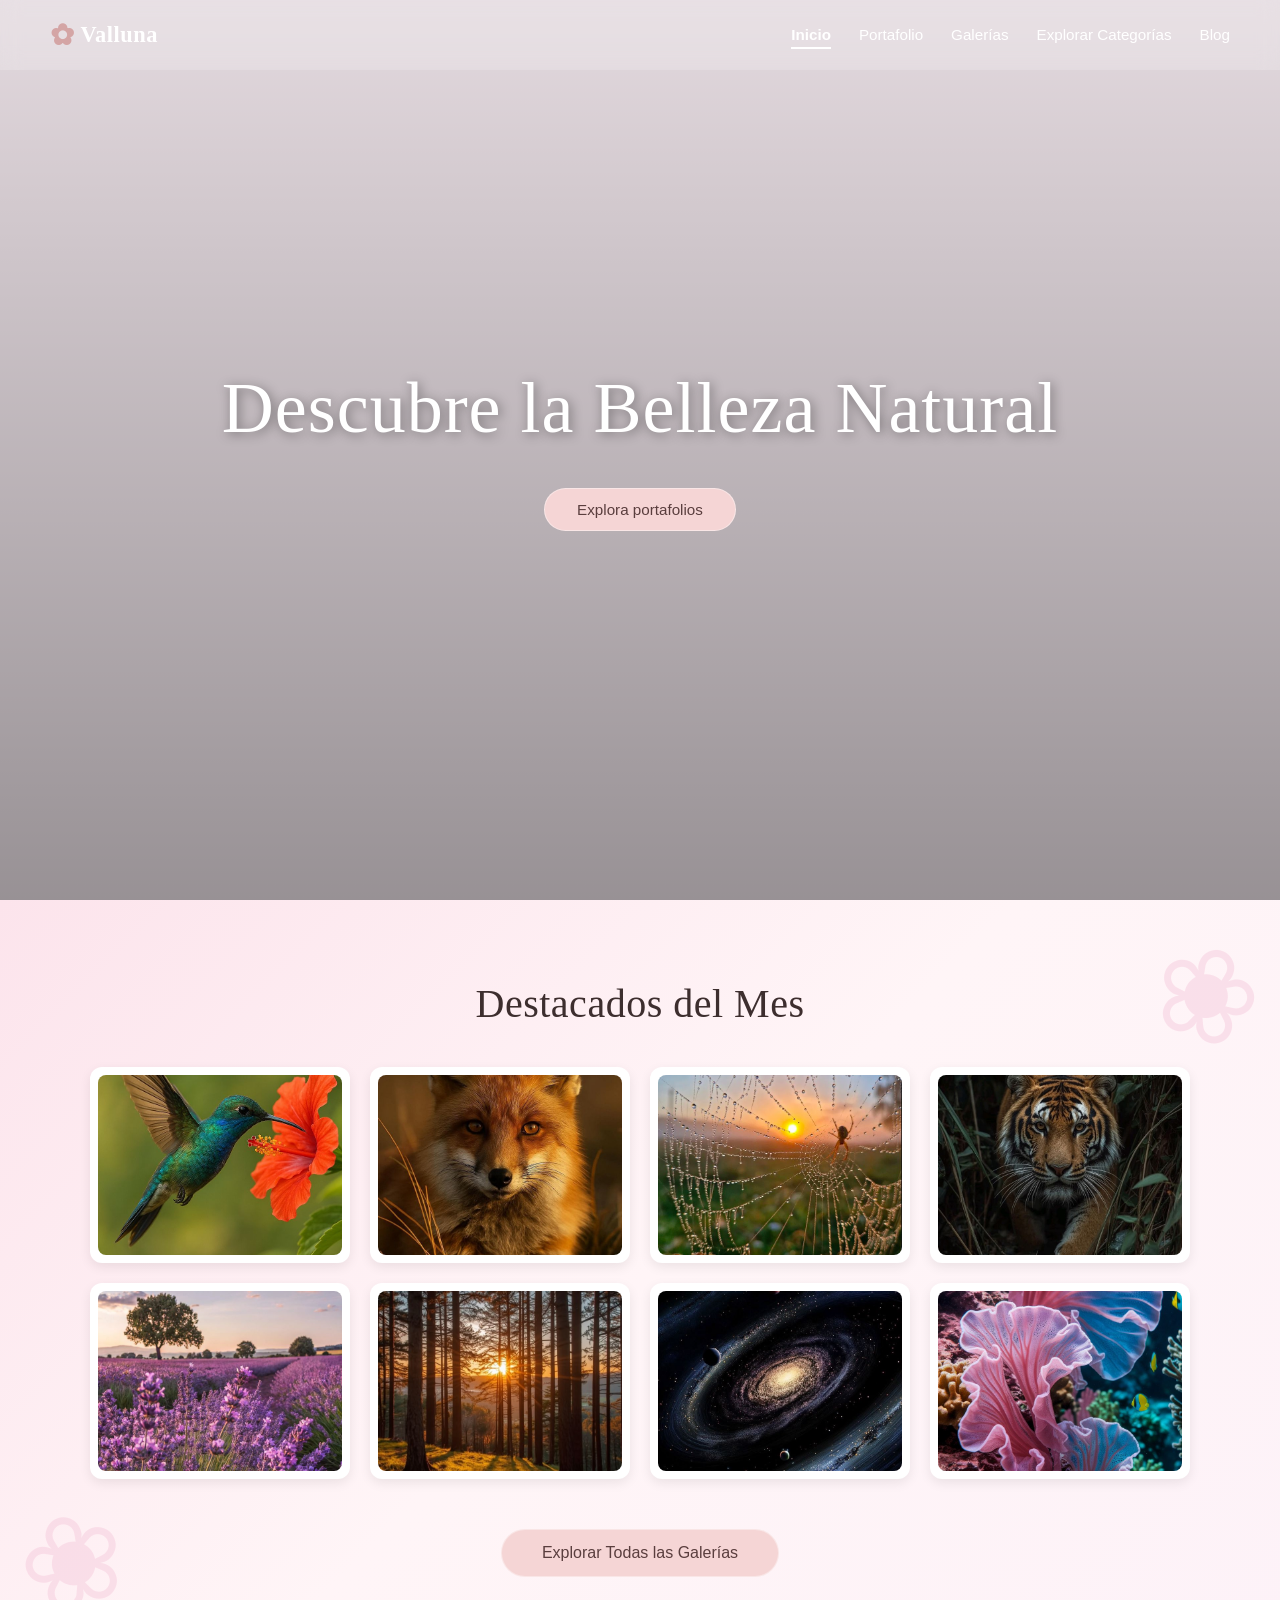
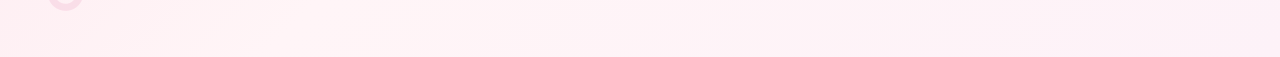
<file: index.html>
<!DOCTYPE html>
<html lang="es">
  <head>
    <meta charset="UTF-8" />
    <meta name="viewport" content="width=device-width, initial-scale=1.0" />
    <title>Valluna</title>
    
    <link rel="stylesheet" href="./css/index.css" />
  </head>
  <body>
    <nav class="navbar">
      <a class="nav__logo" href="#">
        <span class="logo-icon">✿</span> Valluna
      </a>
      <ul class="nav__links">
        <li><a href="#" class="active">Inicio</a></li>
         <li><a href ="./portafolio.html">Portafolio</a></li>
        <li><a href="#destacados">Galerías</a></li>
         <li> <a href="./categorias.html">Explorar Categorías</a></li>
        <li> <a  href="#">Blog</a></li>
      </ul>
      <!-- 
      <div class="nav__user">
        <img src="./imagenes/avatar1.jpg" alt="Usuario" class="user-avatar" />
        <img src="./imagenes/avatar2.jpg" alt="Usuario" class="user-avatar" />
        <div class="user-avatar user-avatar--icon">👤</div>
      </div>
      -->
      <button class="nav__toggle" aria-label="Abrir menú">
        <img src="./imagenes/list.svg" alt="Menú" />
      </button>
    </nav>

    <header class="hero">
      <video class="hero__bg" autoplay loop muted playsinline>
        <source src="./imagenes/montaña_video.mp4" type="video/mp4" />
      </video>
      <div class="hero__overlay"></div>
      <div class="hero__content">
        <h1>Descubre la Belleza Natural</h1>
        <a href="./portafolio.html" class="btn-informacion">Explora portafolios</a>
      </div>
    </header>

    <section id="destacados" class="destacados">
       <div class="decoracion_dest izquierda">❀</div>
    <div class="decoracion_dest derecha">❀</div>
      <div class="destacados__inner">
        <h2>Destacados del Mes</h2>
        <div class="galeria-grid">
          <div class="galeria-item"> <img src="./imagenes/colibri.jpg" alt="Colibrí" /></div>
           <div  class="galeria-item"><img src="./imagenes/zorro.jpg" alt="Zorro" /></div>
           <div class="galeria-item"><img src="./imagenes/telaraña.jpg" alt="Telaraña" /></div>
          <div class="galeria-item"> <img src="./imagenes/tigre.jpg"   alt="Tigre" /></div>
          <div class="galeria-item"><img src="./imagenes/lavanda.jpg" alt="Lavanda" /></div>
           <div class="galeria-item">  <img src="./imagenes/bosque.jpg" alt="Bosque" /></div>
          <div class="galeria-item"><img src="./imagenes/galaxia.jpg" alt="Galaxia" /></div>
          <div class="galeria-item"><img  src="./imagenes/coral.jpg" alt="Coral" /></div>
        </div>
               <a href="./portafolio.html" class="btn-informacion btn--grande">Explorar Todas las Galerías</a>
      </div>
         </section>
  </body>
</html>
</file>
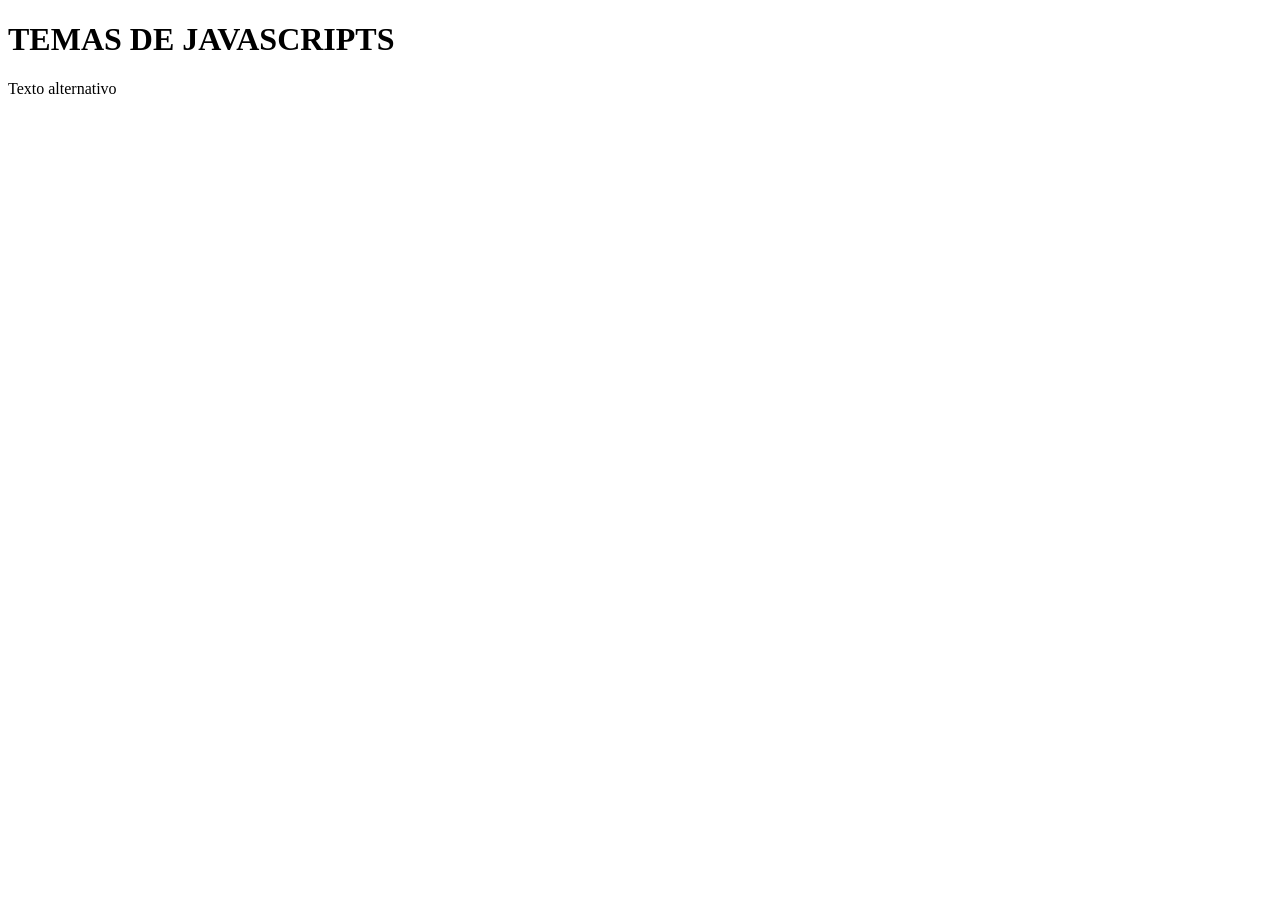
<file: dom_js.html>
<!DOCTYPE html>
<html lang="en">
<head>
    <meta charset="UTF-8">
    <meta name="viewport" content="width=device-width, initial-scale=1.0">
    <title>Document</title>
</head>
<body>
    <h1>TEMAS DE JAVASCRIPTS</h1>
    <P id="parrafo">Texto alternativo</P>
</body>

</html>
<script src="./js/scrpt.js"></script>
</file>
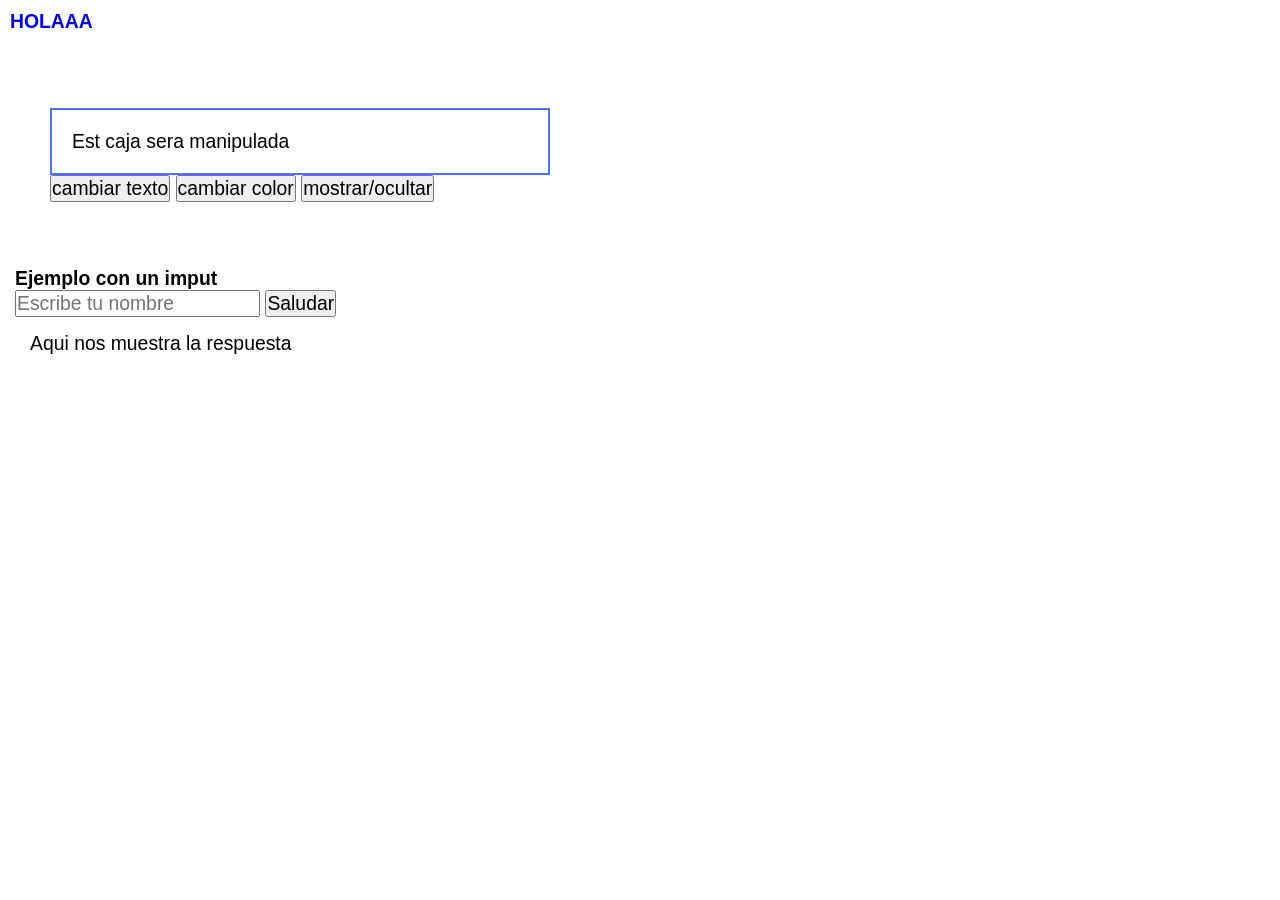
<file: ejecrcicios.html>
<!DOCTYPE html>
<html lang="en">
<head>
    <meta charset="UTF-8">
    <meta name="viewport" content="width=device-width, initial-scale=1.0">
    <title>Document</title>
    <link rel="stylesheet" href="./css/ejercicios.css">
</head>
<body>
    <h2 id="titulo">HOLAAA</h2>
    <p id="titulo2"></p>
    <div class="contenedor">
    <div class="caja" id="caja">
        Est caja sera manipulada
    </div>
    <button class="btnTexto" id="btnTexto"> cambiar texto</button>
    <button class="btnColor" id="btnColor">cambiar color</button>
    <button class="btnOcultar" id="btnOcultar">mostrar/ocultar</button>
    </div>
    <div class="contenedor2">
    <h3>Ejemplo con un imput</h3>
    <input type="text" id="nombre" placeholder="Escribe tu nombre">
    <button id="btn_saludar">Saludar</button>
    <div id="saludo" class="respuesta">Aqui nos muestra la respuesta</div>
    </div>
</body>

</html>
<script src="./js/ejemplos.js"></script>
</file>
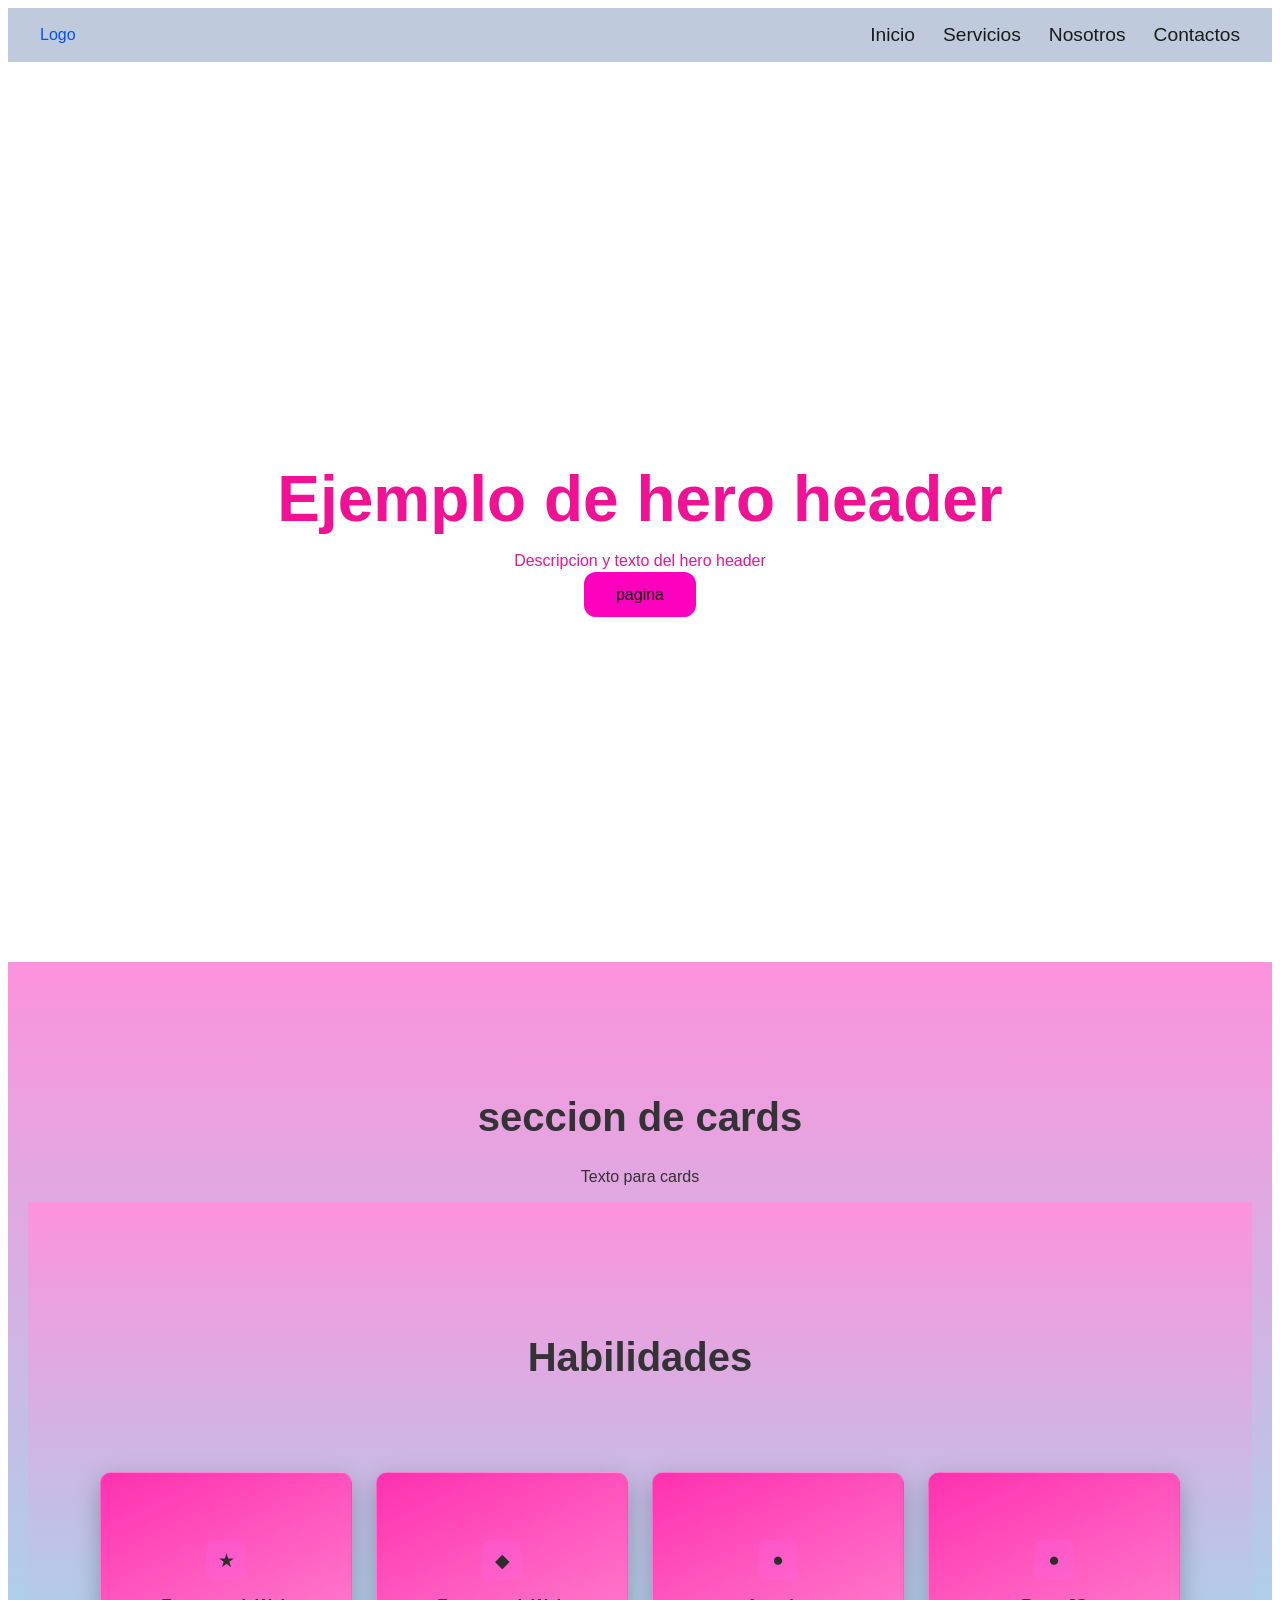
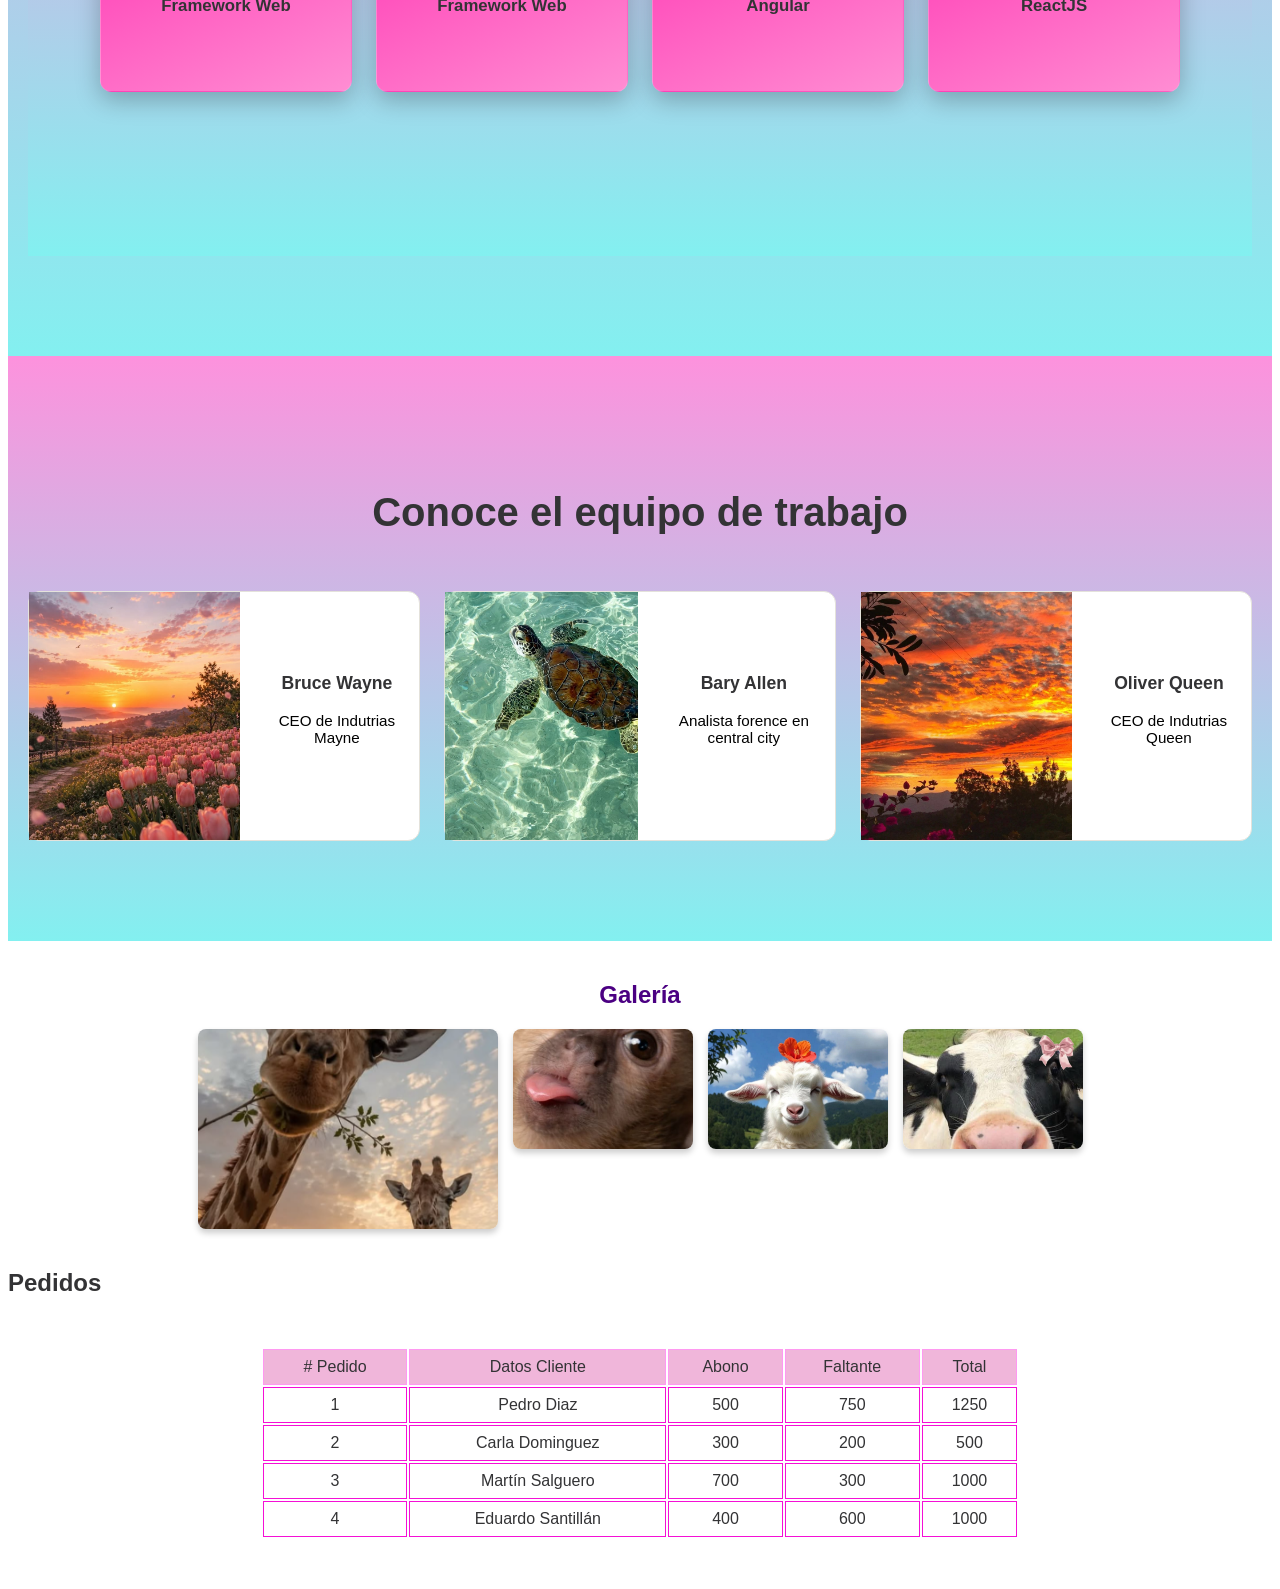
<file: heroheader.html>
<!doctype html>
<html lang="en">
  <head>
    <meta charset="UTF-8" />
    <meta name="viewport" content="width=, initial-scale=1.0" />
    <title>Document</title>
    <link rel="stylesheet" href="./css/heroheader.css">
  </head>

  <body>
    <nav class="navbar">
      <a class="nav__logo" href="" >Logo</a>
      <ul class="nav__links">
        <li><a href="#">Inicio</a></li>
        <li><a href="#">Servicios</a></li>
        <li><a href="#">Nosotros</a></li>
        <li><a href="#">Contactos</a></li>
      </ul>
      <button class="nav__toggle" aria-label="Abrir menu"><img src="/imagenes/list.svg" alt=""></button>
    </nav>
    <header class="hero">
     
      <video class="hero__bg" autoplay loop muted playisinline>
        <source src="./imagenes/video.mp4">
      </video>
      <div class="hero__overlay"></div>
      <div class="hero_content">
        <h1>Ejemplo de hero header</h1>
        <p>Descripcion y texto del hero header</p>
        <a href="https://www.trivago.com.mx" class="btn-informacion"> pagina</a>
        </div>
     </video>
    </header>
    <section class="contenido">
      <div class="contenido-inner">
        <h2>seccion de cards</h2>
        <p>Texto para cards</p>
      </div>
      

       </header>
  <section id="section1" class="contenido">
    <div class="contenido-inner">
      <h2>Habilidades</h2>

    </div>
    
                <section class="cards">
    
  <div class="card">
    <div class="card__inner">
      <div class="card__front">
        <div class="card__icon">★</div>
        <h3 class="card__title">Framework Web</h3>
      </div>
      <div class="card__back">
        <p class="card__text">Python Flask microframework para aplicaciones Web</p>
      </div>
    </div>
  </div>
  <div class="card">
    <div class="card__inner">
      <div class="card__front">
        <div class="card__icon">◆</div>
        <h3 class="card__title">Framework Web</h3>
      </div>
      <div class="card__back">
        <p class="card__text">Python Django Framework web de Desarrollo Agil</p>
      </div>
    </div>
  </div>
  <div class="card">
    <div class="card__inner">
      <div class="card__front">
        <div class="card__icon">●</div>
        <h3 class="card__title">Angular</h3>
      </div>
      <div class="card__back">
        <p class="card__text">Framework de JavaScript robusto</p>
      </div>
    </div>
  </div>
  <div class="card">
    <div class="card__inner">
      <div class="card__front">
        <div class="card__icon">●</div>
        <h3 class="card__title">ReactJS</h3>
      </div>
      <div class="card__back">
        <p class="card__text">Framework de JavaScript orientado a la UI</p>
      </div>
    </div>

    </div>
  </div>

</section>
    
    </section>
    </section>
      <section class="contenido">
    <div class="contenido-inner">
      <h2>Conoce el equipo de trabajo</h2>
    </div>
    <div class="equipo">
      <article class="miembro">
        <img src="./imagenes/paisaje1.jpg" alt="">
        <div class="datos">
          <h3>Bruce Wayne</h3>
          <p class="cargo">CEO de Indutrias Mayne</p>
        </div>
      </article>
      <article class="miembro">
        <img src="./imagenes/paisaje4.jpg" alt="">
        <div class="datos">
          <h3>Bary Allen</h3>
          <p class="cargo">Analista forence en central city</p>
        </div>
      </article>
      <article class="miembro">
        <img src="./imagenes/paisaje3.jpg" alt="">
        <div class="datos">
          <h3>Oliver Queen</h3>
          <p class="cargo">CEO de Indutrias Queen</p>
        </div>
      </article>
    </div>
  </section>
<section class="galeria">
  <h2>Galería</h2>
  <div class="contenedor-imagenes">
    <img src="./imagenes/jirafa.jpg" alt="jirafa" style="width: 300px; height: 200px;>
    <img src="./imagenes/kohala.jpg" alt="kohala">
    <img src="./imagenes/chango.jpg" alt="chango">
    <img src="./imagenes/borreguito.jpg" alt="borreguito">
    <img src="./imagenes/vaca.jpg" alt="vaca">
  </div>
</section>
<section class="tabla-pedidos">
  <h2 class="Pedidos"">Pedidos</h2>
  <table>
    <tr>
      <th># Pedido</th>
      
      <th colspan="2">Datos Cliente</th>
      <th>Abono</th>
       <th>Faltante</th>
      <th>Total</th>
    </tr>
    <tr>
      <td>1</td>
       <td colspan="2">Pedro Diaz</td>
      <td>500</td>
      <td>750</td>
       <td>1250</td>
    </tr>
  <tr>
    <td>2</td>
        <td colspan="2">Carla Dominguez</td>
    <td>300</td>
      <td>200</td>
      <td>500</td>
      
    </tr>
    <tr>
      <td>3</td>
        <td colspan="2">Martín Salguero</td>
        <td>700</td>
       <td>300</td>
      <td>1000</td>
    </tr>
    <tr>
      <td>4</td>
       <td colspan="2" >Eduardo Santillán</td>
    <td>400</td>
    <td>600</td>
      <td>1000</td>
    </tr>
  </table>
</section>

  </body>
</html>
</file>
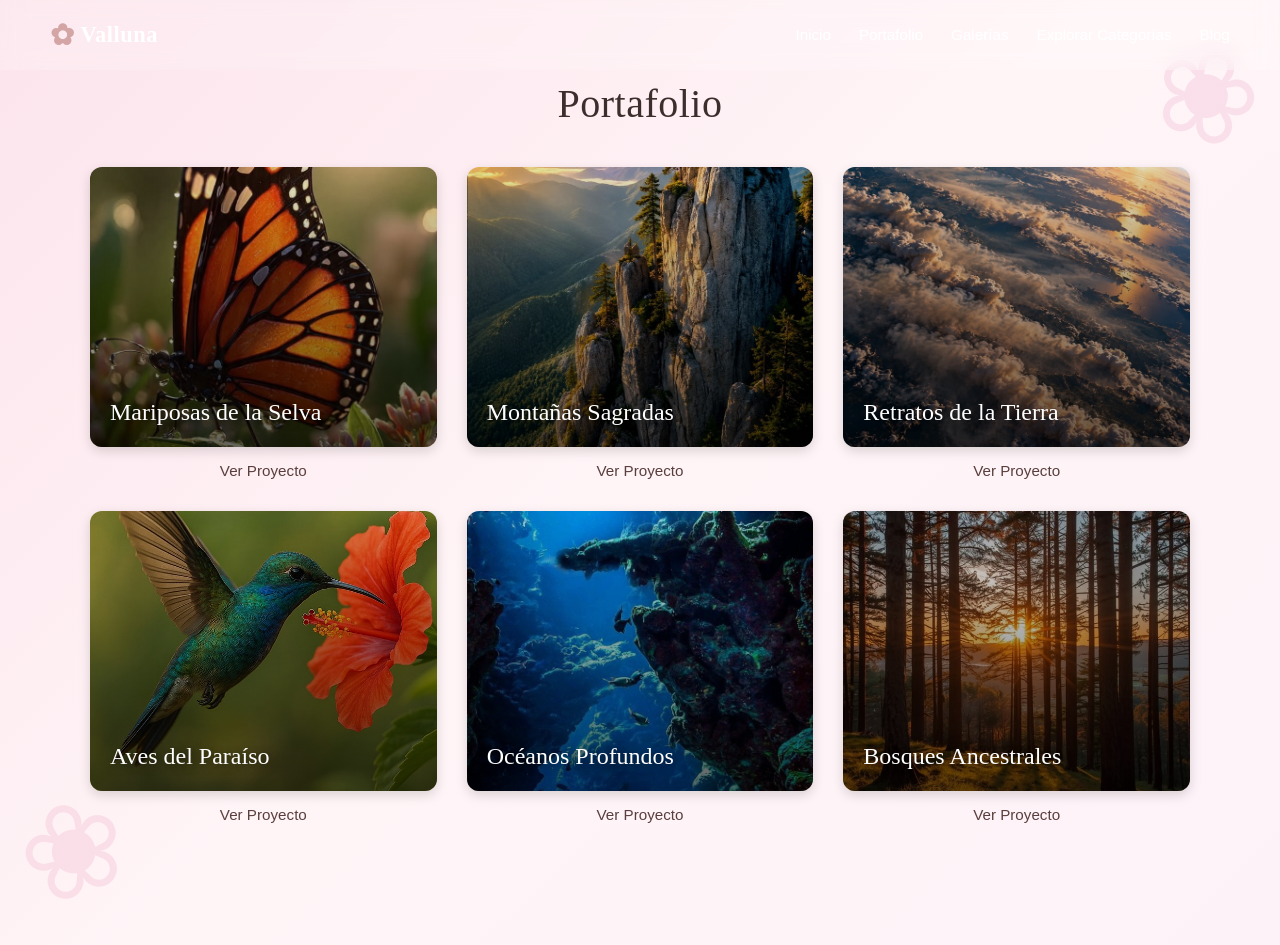
<file: portafolio.html>
<!DOCTYPE html>
<html lang="es">
  <head>
    <meta charset="UTF-8" />
    <meta name="viewport" content="width=device-width, initial-scale=1.0" />
    <title>NaturaLens</title>
    
    <link rel="stylesheet" href="./css/index.css" />
  </head>
  <body>
    <nav class="navbar">
      <a class="nav__logo" href="#inicio">
        <span class="logo-icon">✿</span> Valluna
      </a>
      <ul class="nav__links">
         <li><a href="#inicio">Inicio</a></li>
        <li><a href="#portafolio">Portafolio</a></li>
         <li><a href="#destacados">Galerías</a></li>
        <li><a href="#">Explorar Categorías</a></li>
         <li><a href="#">Blog</a></li>
      </ul>
        <!-- 
      <div class="nav__user">
        <img src="./imagenes/avatar1.jpg" alt="Usuario" class="user-avatar" />
          <img src="./imagenes/avatar2.jpg" alt="Usuario" class="user-avatar" />
        <div class="user-avatar user-avatar--icon">👤</div>
        </div>
    -->
    <button class="nav__toggle" aria-label="Abrir menú">
        <img src="./imagenes/list.svg" alt="Menú" />
       </button>
    </nav>

   

    
<section id="portafolio" class="portafolio">
  <div class="decoracion_dest izquierda">❀</div>
    <div class="decoracion_dest derecha">❀</div>
  <div class="seccion-inner">
    <h2>Portafolio</h2>
    <div class="portafolio-grid">
      <div class="portafolio-card">
        <div class="portafolio-card__img" style="background-image: url('./imagenes/mariposa.jpg');">
          
          <h3>Mariposas de la Selva</h3>
        </div>
      <a href="#proyecto-mariposas" class="btn-ver-proyecto">Ver Proyecto</a>
      </div>
      <div class="portafolio-card">
        <div class="portafolio-card__img" style="background-image: url('./imagenes/motañas.jpg');">
           
          <h3>Montañas Sagradas</h3>
        </div>
        <a href="#proyecto-montanas" class="btn-ver-proyecto">Ver Proyecto</a>
      </div>
      <div class="portafolio-card">
        <div class="portafolio-card__img" style="background-image: url('./imagenes/tierra.jpg');">
          
          <h3>Retratos de la Tierra</h3>
        </div>
        <a href="#proyecto-retratos" class="btn-ver-proyecto">Ver Proyecto</a>
      </div>
      <div class="portafolio-card">
        <div class="portafolio-card__img" style="background-image: url('./imagenes/colibri.jpg');">
          
          <h3>Aves del Paraíso</h3>
        </div>
        <a href="#proyecto-aves" class="btn-ver-proyecto">Ver Proyecto</a>
      </div>
      <div class="portafolio-card">
        <div class="portafolio-card__img" style="background-image: url('./imagenes/oceanos.jpg');">
          
          <h3>Océanos Profundos</h3>
        </div>
        <a href="#proyecto-oceanos" class="btn-ver-proyecto">Ver Proyecto</a>
      </div>
      <div class="portafolio-card">
        <div class="portafolio-card__img" style="background-image: url('./imagenes/bosque.jpg');">
          
          <h3>Bosques Ancestrales</h3>
        </div>
        <a href="#proyecto-bosques" class="btn-ver-proyecto">Ver Proyecto</a>
      </div>
    </div>
  </div>
</section>
<!--
<section id="proyecto-oceanos" class="detalle-proyecto">
  <div class="decoracion decoracion--izq">❀</div>
  <div class="decoracion decoracion--der">❀</div>
  <div class="seccion-inner detalle-inner">
    <a href="#portafolio" class="btn-volver">← back to Portafolio</a>
    <h1>Océanos Profundos - Detalles del Proyecto</h1>
    <div class="detalle-contenido">
      <div class="detalle-imagen">
        <img src="./imagenes/oceano.jpg" alt="Tortuga marina" />
      </div>
      <div class="detalle-info">
        <div class="info-item">
          <div class="info-icon">📷</div>
          <div>
            <h4>Datos de Toma:</h4>
            <p>Cámara, Lente, ISO, Velocidad.</p>
          </div>
        </div>
        <div class="info-item">
          <div class="info-icon">📍</div>
          <div>
            <h4>Ubicación:</h4>
            <p>Gran Barrera de Coral. Profundidad.</p>
          </div>
        </div>
        <button class="btn-descargar">Descargar Imagen Original</button>
      </div>
    </div>
    <h3 class="relacionadas-titulo">Imágenes Relacionadas</h3>
    <div class="imagenes-relacionadas">
      <div class="relacionada-item">
        <img src="./imagenes/coral.jpg" alt="Coral" />
        <a href="#" class="btn-ver-imagen">Ver Imagen →</a>
      </div>
      <div class="relacionada-item">
        <img src="./imagenes/peces.jpg" alt="Peces" />
        <a href="#" class="btn-ver-imagen">Ver Imagen →</a>
      </div>
      <div class="relacionada-item">
        <img src="./imagenes/manta.jpg" alt="Manta" />
        <a href="#" class="btn-ver-imagen">Ver Imagen →</a>
      </div>
    </div>
  </div>
</section>

<section id="proyecto-mariposas" class="detalle-proyecto">
  <div class="decoracion decoracion--izq">❀</div>
  <div class="decoracion decoracion--der">❀</div>
  <div class="seccion-inner detalle-inner">
    <a href="#portafolio" class="btn-volver">← back to Portafolio</a>
    <h1>Mariposas de la Selva - Detalles del Proyecto</h1>
    <div class="detalle-contenido">
      <div class="detalle-imagen"><img src="./imagenes/Monto.jpg" alt="Mariposa" /></div>
      <div class="detalle-info">
        <div class="info-item"><div class="info-icon">📷</div><div><h4>Datos de Toma:</h4><p>Macro 100mm, f/2.8</p></div></div>
        <div class="info-item"><div class="info-icon">📍</div><div><h4>Ubicación:</h4><p>Selva Lacandona, México.</p></div></div>
        <button class="btn-descargar">Descargar Imagen Original</button>
      </div>
    </div>
    <h3 class="relacionadas-titulo">Imágenes Relacionadas</h3>
    <div class="imagenes-relacionadas">
      <div class="relacionada-item"><img src="./imagenes/mariposa2.jpg" alt="Relacionada 1" /><a href="#" class="btn-ver-imagen">Ver Imagen →</a></div>
      <div class="relacionada-item"><img src="./imagenes/mariposa3.jpg" alt="Relacionada 2" /><a href="#" class="btn-ver-imagen">Ver Imagen →</a></div>
      <div class="relacionada-item"><img src="./imagenes/mariposa4.jpg" alt="Relacionada 3" /><a href="#" class="btn-ver-imagen">Ver Imagen →</a></div>
    </div>
  </div>
</section>

<section id="proyecto-montanas" class="detalle-proyecto">
  <div class="decoracion decoracion--izq">❀</div>
  <div class="decoracion decoracion--der">❀</div>
  <div class="seccion-inner detalle-inner">
    <a href="#portafolio" class="btn-volver">← back to Portafolio</a>
    <h1>Montañas Sagradas - Detalles del Proyecto</h1>
    <div class="detalle-contenido">
      <div class="detalle-imagen"><img src="./imagenes/montaña.jpg" alt="Montaña" /></div>
      <div class="detalle-info">
        <div class="info-item"><div class="info-icon">📷</div><div><h4>Datos de Toma:</h4><p>Gran angular 24mm, f/8</p></div></div>
        <div class="info-item"><div class="info-icon">📍</div><div><h4>Ubicación:</h4><p>Himalaya, Nepal.</p></div></div>
        <button class="btn-descargar">Descargar Imagen Original</button>
      </div>
    </div>
    <h3 class="relacionadas-titulo">Imágenes Relacionadas</h3>
    <div class="imagenes-relacionadas">
      <div class="relacionada-item"><img src="./imagenes/montaña2.jpg" alt="Relacionada 1" /><a href="#" class="btn-ver-imagen">Ver Imagen →</a></div>
      <div class="relacionada-item"><img src="./imagenes/montaña3.jpg" alt="Relacionada 2" /><a href="#" class="btn-ver-imagen">Ver Imagen →</a></div>
      <div class="relacionada-item"><img src="./imagenes/montaña4.jpg" alt="Relacionada 3" /><a href="#" class="btn-ver-imagen">Ver Imagen →</a></div>
    </div>
  </div>
</section>

<section id="proyecto-retratos" class="detalle-proyecto">
  <div class="decoracion decoracion--izq">❀</div>
  <div class="decoracion decoracion--der">❀</div>
  <div class="seccion-inner detalle-inner">
    <a href="#portafolio" class="btn-volver">← back to Portafolio</a>
    <h1>Retratos de la Tierra - Detalles del Proyecto</h1>
    <div class="detalle-contenido">
      <div class="detalle-imagen"><img src="./imagenes/retrato.jpg" alt="Retrato" /></div>
      <div class="detalle-info">
        <div class="info-item"><div class="info-icon">📷</div><div><h4>Datos de Toma:</h4><p>Retrato 85mm, f/1.8</p></div></div>
        <div class="info-item"><div class="info-icon">📍</div><div><h4>Ubicación:</h4><p>Comunidad rural, África.</p></div></div>
        <button class="btn-descargar">Descargar Imagen Original</button>
      </div>
    </div>
    <h3 class="relacionadas-titulo">Imágenes Relacionadas</h3>
    <div class="imagenes-relacionadas">
      <div class="relacionada-item"><img src="./imagenes/retrato2.jpg" alt="Relacionada 1" /><a href="#" class="btn-ver-imagen">Ver Imagen →</a></div>
      <div class="relacionada-item"><img src="./imagenes/retrato3.jpg" alt="Relacionada 2" /><a href="#" class="btn-ver-imagen">Ver Imagen →</a></div>
      <div class="relacionada-item"><img src="./imagenes/retrato4.jpg" alt="Relacionada 3" /><a href="#" class="btn-ver-imagen">Ver Imagen →</a></div>
    </div>
  </div>
</section>

<section id="proyecto-aves" class="detalle-proyecto">
  <div class="decoracion decoracion--izq">❀</div>
  <div class="decoracion decoracion--der">❀</div>
  <div class="seccion-inner detalle-inner">
    <a href="#portafolio" class="btn-volver">← back to Portafolio</a>
    <h1>Aves del Paraíso - Detalles del Proyecto</h1>
    <div class="detalle-contenido">
      <div class="detalle-imagen"><img src="./imagenes/colibri.jpg" alt="Colibrí" /></div>
      <div class="detalle-info">
        <div class="info-item"><div class="info-icon">📷</div><div><h4>Datos de Toma:</h4><p>Teleobjetivo 400mm, f/5.6</p></div></div>
        <div class="info-item"><div class="info-icon">📍</div><div><h4>Ubicación:</h4><p>Amazonas, Brasil.</p></div></div>
        <button class="btn-descargar">Descargar Imagen Original</button>
      </div>
    </div>
    <h3 class="relacionadas-titulo">Imágenes Relacionadas</h3>
    <div class="imagenes-relacionadas">
      <div class="relacionada-item"><img src="./imagenes/ave2.jpg" alt="Relacionada 1" /><a href="#" class="btn-ver-imagen">Ver Imagen →</a></div>
      <div class="relacionada-item"><img src="./imagenes/ave3.jpg" alt="Relacionada 2" /><a href="#" class="btn-ver-imagen">Ver Imagen →</a></div>
      <div class="relacionada-item"><img src="./imagenes/ave4.jpg" alt="Relacionada 3" /><a href="#" class="btn-ver-imagen">Ver Imagen →</a></div>
    </div>
  </div>
</section>

<section id="proyecto-bosques" class="detalle-proyecto">
  <div class="decoracion decoracion--izq">❀</div>
  <div class="decoracion decoracion--der">❀</div>
  <div class="seccion-inner detalle-inner">
    <a href="#portafolio" class="btn-volver">← back to Portafolio</a>
    <h1>Bosques Ancestrales - Detalles del Proyecto</h1>
    <div class="detalle-contenido">
      <div class="detalle-imagen"><img src="./imagenes/bosque.jpg" alt="Bosque" /></div>
      <div class="detalle-info">
        <div class="info-item"><div class="info-icon">📷</div><div><h4>Datos de Toma:</h4><p>Gran angular 16mm, f/11</p></div></div>
        <div class="info-item"><div class="info-icon">📍</div><div><h4>Ubicación:</h4><p>Bosque Negro, Alemania.</p></div></div>
        <button class="btn-descargar">Descargar Imagen Original</button>
      </div>
    </div>
    <h3 class="relacionadas-titulo">Imágenes Relacionadas</h3>
    <div class="imagenes-relacionadas">
      <div class="relacionada-item"><img src="./imagenes/bosque2.jpg" alt="Relacionada 1" /><a href="#" class="btn-ver-imagen">Ver Imagen →</a></div>
      <div class="relacionada-item"><img src="./imagenes/bosque3.jpg" alt="Relacionada 2" /><a href="#" class="btn-ver-imagen">Ver Imagen →</a></div>
      <div class="relacionada-item"><img src="./imagenes/bosque4.jpg" alt="Relacionada 3" /><a href="#" class="btn-ver-imagen">Ver Imagen →</a></div>
    </div>
  </div>
</section>-->
  </body>
</html>
</file>
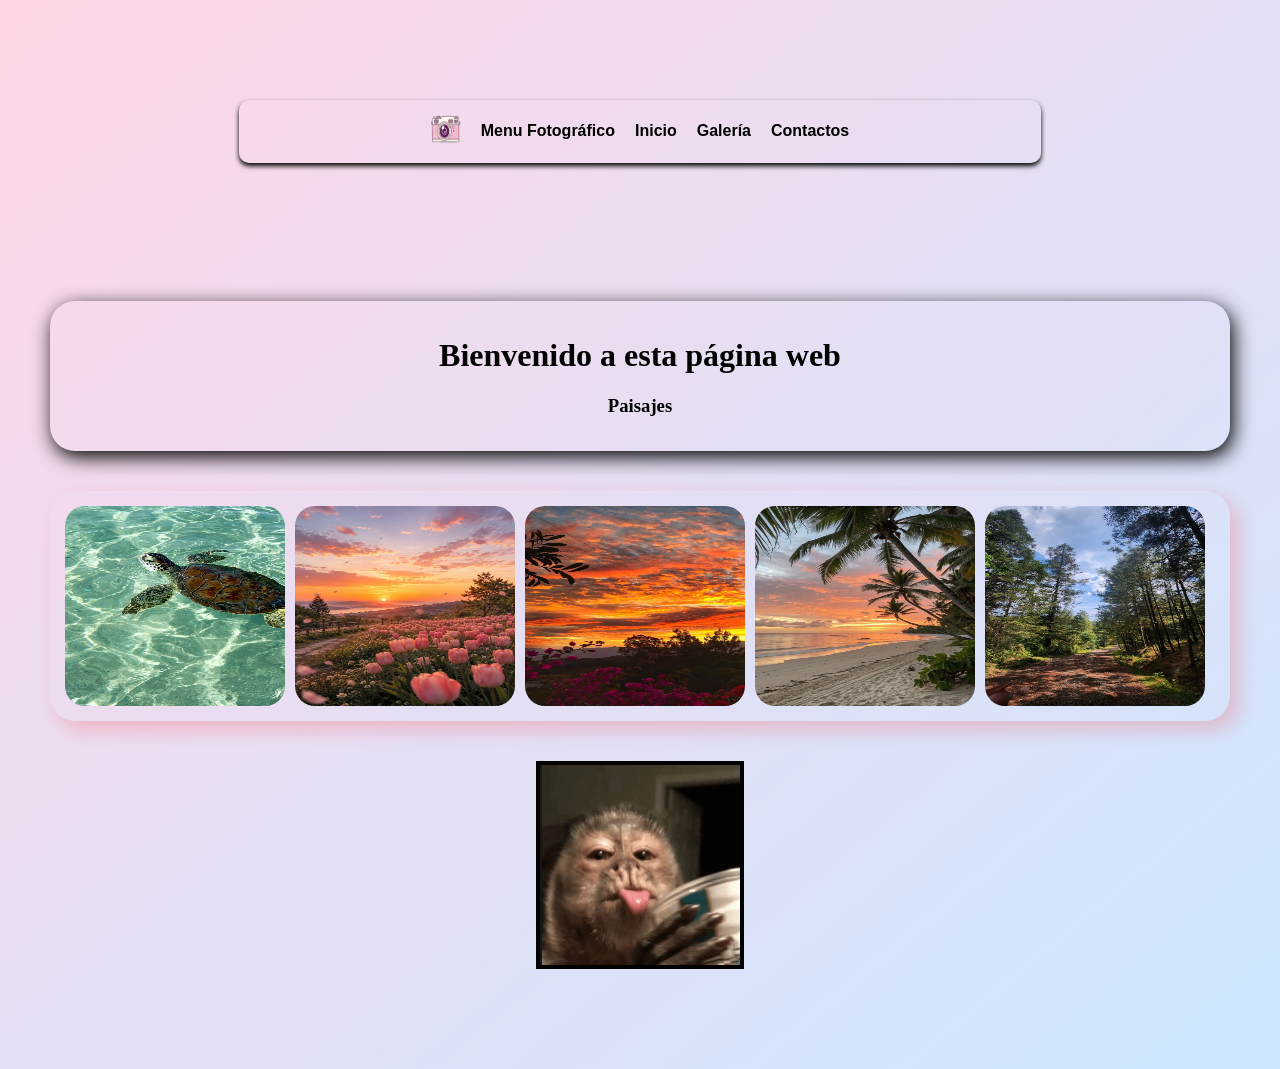
<file: tarea1.html>
<!doctype html>
<html lang="en">
  <head>
    <meta charset="UTF-8" />
    <meta name="viewport" content="width=device-width, initial-scale=1.0" />
    <title>Document</title>
  </head>

   <body style="background: linear-gradient(to bottom right, #ffd6e7, #cce7ff);
    font-family: Arial, sans-serif; margin: 100px auto; padding: 0;">

    
    <div class="cabecera" style="border: 5px ; border-radius: 10px; padding: 1px; width: 800px; 
    margin: 80px auto;box-shadow:0 3px 5px; text-align: center;">
      <nav style="display: flex; justify-content: center; gap: 20px; align-items: center;">
        <span class="icono"><img src="./imagenes/camara2.png" alt="Cámara" style="width: 30px; height: 30px;"/></span>
        <span class="titulo"><h4>Menu Fotográfico</h4></span>
        <span class="inicio"><strong>Inicio</strong></span>
        <span class="galeria"><strong>Galería</strong></span>
        <span class="contactos"><strong>Contactos</strong></span>
      </nav>
    </div>
<br>

  <div class="heroheader" style="border:20px; border-radius:  25px; padding: 15px; width: 1150px; 
  margin: 40px auto; box-shadow: 3px 6px 20px ; text-align: center;">
  <h1 class="titulo_principal" style="text-align: center; 
  font-family: Cambria, Cochin, Georgia, Times, 'Times New Roman', serif;">Bienvenido a esta página web</h1>
  <h3 class="subtitulo" style="text-align: center;font-family: Cambria, Cochin, Georgia, Times, 'Times New Roman', serif;"">Paisajes</h3>
  </div>

  <div>
  <section class="contenido_img" style="border:20px; border-radius:  25px; padding: 15px; width: 1150px; margin: 40px auto; 
  box-shadow: 8px 8px 20px rgba(255, 8, 8, 0.2); text-align: center;display: grid; grid-template-columns: 150px 150px 150px 150px 150px; gap: 80px;">
    <img class="img1" src="./imagenes/paisaje4.jpg" alt="4" style="width: 220px; height: 200px; border-radius: 20px;">
    <img class="img2" src="./imagenes/paisaje2.jpg" alt="2" style="width: 220px; height: 200px; border-radius: 20px;">
    <img class="img3" src="./imagenes/paisaje3.jpg" alt="3" style="width: 220px; height: 200px; border-radius: 20px;">
    <img class="img4" src="./imagenes/paisaje5.jpg" alt="5" style="width: 220px; height: 200px; border-radius: 20px;">
    <img class="img5" src="./imagenes/paisaje6.jpg" alt="6" style="width: 220px; height: 200px; border-radius: 20px;">
  </section>
  
</div>
<div class="cuadro_final" style="width: 200px; height: 200px; margin: 20px auto; border: 4px solid black; text-align: center;">
  <span class="monito"><img style="width: 200px; height: 200px;"src="./imagenes/Monto.jpg" alt="Monito"></span>
</div>

  </body>
</html>
</file>
<file: css/index.css>
* {
  margin: 0;
  padding: 0;
  box-sizing: border-box;
}

body {
  font-family: 'Poppins', sans-serif;
  color: #4a3f3f;
  background-color: #fdf2f8;
  overflow-x: hidden;
}

.navbar {
  position: fixed;
  top: 0;
  left: 0;
  width: 100%;
  z-index: 100;
  display: flex;
  align-items: center;
  justify-content: space-between;
  padding: 18px 50px;
  background: rgb(255, 118, 118);
  backdrop-filter: blur(10px);
}

.logo-icon {
  font-size: 2.8rem;
  color: #d4a5a5;
  margin-right: 8px;
}

.nav__logo {
  font-family: 'Playfair Display', serif;
  font-weight: 600;
  font-size: 1.4rem;
  text-decoration: none;
  color: #ffffff;
  display: flex;
  align-items: center;
  letter-spacing: 0.5px;
}

.nav__links {
  display: flex;
  gap: 28px;
  list-style: none;
}

.nav__links a {
  color: #ffffff;
  font-weight: 400;
  text-decoration: none;
  font-size: 0.95rem;
  transition: all 0.3s ease;
  position: relative;
}

.nav__links a.active,
.nav__links a:hover {
  color: #ffffff;
  font-weight: 600;
}

.nav__links a.active::after {
  content: '';
  position: absolute;
  bottom: -6px;
  left: 0;
  width: 100%;
  height: 2px;
  background: #ffffff;
}

.nav__user {
  display: flex;
  align-items: center;
  gap: 10px;
}

.user-avatar {
  width: 36px;
  height: 36px;
  border-radius: 50%;
  object-fit: cover;
  border: 2px solid #ffffff;
}

.user-avatar--icon {
  background: #e8a5a5;
  display: flex;
  align-items: center;
  justify-content: center;
  font-size: 1rem;
  color: white;
}

.nav__toggle {
  display: none;
  background: none;
  border: none;
  cursor: pointer;
}

.hero {
  position: relative;
  width: 100%;
  height: 100vh;
  overflow: hidden;
  display: flex;
  align-items: center;
  justify-content: center;
  text-align: center;
}

.hero__bg {
  position: absolute;
  top: 0;
  left: 0;
  width: 100%;
  height: 100%;
  object-fit: cover;
  z-index: 1;
}

.hero__overlay {
  position: absolute;
  top: 0;
  left: 0;
  width: 100%;
  height: 100%;
  background: linear-gradient(to bottom, rgba(0,0,0,0.1), rgba(0,0,0,0.4));
  z-index: 2;
}

.hero__content {
  position: relative;
  z-index: 3;
  color: #ffffff;
  max-width: 900px;
  padding: 20px;
}

.hero__content h1 {
  font-family: 'Playfair Display', serif;
  font-size: 4.5rem;
  font-weight: 400;
  margin-bottom: 2.5rem;
  line-height: 1.1;
  text-shadow: 2px 2px 12px rgba(0, 0, 0, 0.4);
  letter-spacing: 1px;
}

.btn-informacion {
  display: inline-block;
  padding: 12px 32px;
  background-color: #f5d5d5;
  color: #5a3e3e;
  text-decoration: none;
  font-size: 0.95rem;
  font-weight: 500;
  border-radius: 30px;
  transition: all 0.3s ease;
  border: 1px solid rgba(255,255,255,0.4);
}

.btn-informacion:hover {
  background-color: #f0c0c0;
  transform: translateY(-2px);
  box-shadow: 0px 6px 15px rgba(0, 0, 0, 0.15);
}

.btn--grande {
  padding: 14px 40px;
  font-size: 1rem;
  margin-top: 10px;
}

.destacados {
  position: relative;
  background: linear-gradient(135deg, #fce4ec 0%, #fff5f7 50%, #fdf2f8 100%);
  padding: 80px 40px;
  overflow: hidden;
}

.decoracion_dest {
  position: absolute;
  font-size: 8rem;
  color: #f4c2d7;
  opacity: 0.4;
  font-family: 'Playfair Display', serif;
  pointer-events: none;
}

.izquierda {
  bottom: 20px;
  left: 20px;
  transform: rotate(-20deg);
}

.derecha {
  top: 20px;
  right: 20px;
  transform: rotate(20deg);
}

.destacados__inner {
  max-width: 1100px;
  margin: 0 auto;
  text-align: center;
  position: relative;
  z-index: 2;
}

.destacados__inner h2 {
  font-family: 'Playfair Display', serif;
  font-size: 2.5rem;
  font-weight: 400;
  color: #3d2e2e;
  margin-bottom: 40px;
  letter-spacing: 0.5px;
}

.galeria-grid {
  display: grid;
  grid-template-columns: repeat(4, 1fr);
  gap: 20px;
  margin-bottom: 40px;
}

.galeria-item {
  background: #ffffff;
  padding: 8px;
  border-radius: 12px;
  box-shadow: 0 4px 12px rgba(0, 0, 0, 0.08);
  transition: all 0.3s ease;
}

.galeria-item:hover {
  transform: translateY(-5px);
  box-shadow: 0 8px 20px rgba(0, 0, 0, 0.12);
}

.galeria-item img {
  width: 100%;
  height: 180px;
  object-fit: cover;
  border-radius: 8px;
  display: block;
}

@media (max-width: 900px) {
  .galeria-grid {
    grid-template-columns: repeat(2, 1fr);
  }
  .hero__content h1 {
    font-size: 3rem;
  }
}

@media (max-width: 768px) {
  .navbar {
    padding: 16px 24px;
  }
  .nav__links {
    display: none;
  }
  .nav__toggle {
    display: block;
  }
  .hero__content h1 {
    font-size: 2.5rem;
  }
  .destacados__inner h2 {
    font-size: 2rem;
  }
}

portafolio
* {
  margin: 0;
  padding: 0;
  box-sizing: border-box;
}

body {
  font-family: 'Poppins', sans-serif;
  color: #4a3f3f;
  background-color: #fdf2f8;
  overflow-x: hidden;
}

.navbar {
  position: fixed;
  top: 0;
  left: 0;
  width: 100%;
  z-index: 1000;
  display: flex;
  align-items: center;
  justify-content: space-between;
  padding: 18px 50px;
  background: rgba(255, 255, 255, 0.2);
  backdrop-filter: blur(10px);
}

.logo-icon {
  font-size: 1.8rem;
  color: #d4a5a5;
  margin-right: 6px;
}

.nav__logo {
  font-family: 'Playfair Display', serif;
  font-weight: 600;
  font-size: 1.4rem;
  text-decoration: none;
  color: #ffffff;
  display: flex;
  align-items: center;
  letter-spacing: 0.5px;
}

.nav__links {
  display: flex;
  gap: 28px;
  list-style: none;
}

.nav__links a {
  color: #ffffff;
  font-weight: 400;
  text-decoration: none;
  font-size: 0.95rem;
  transition: all 0.3s ease;
  position: relative;
}

.nav__links a:hover {
  color: #f5d5d5;
}

.nav__user {
  display: flex;
  align-items: center;
  gap: 10px;
}

.user-avatar {
  width: 36px;
  height: 36px;
  border-radius: 50%;
  object-fit: cover;
  border: 2px solid #ffffff;
}

.user-avatar--icon {
  background: #e8a5a5;
  display: flex;
  align-items: center;
  justify-content: center;
  font-size: 1rem;
  color: white;
}

.nav__toggle {
  display: none;
  background: none;
  border: none;
  cursor: pointer;
}

.hero {
  position: relative;
  width: 100%;
  height: 100vh;
  overflow: hidden;
  display: flex;
  align-items: center;
  justify-content: center;
  text-align: center;
}

.hero__bg {
  position: absolute;
  top: 0;
  left: 0;
  width: 100%;
  height: 100%;
  object-fit: cover;
  z-index: 1;
}

.hero__overlay {
  position: absolute;
  top: 0;
  left: 0;
  width: 100%;
  height: 100%;
  background: linear-gradient(to bottom, rgba(0,0,0,0.1), rgba(0,0,0,0.4));
  z-index: 2;
}

.hero__content {
  position: relative;
  z-index: 3;
  color: #ffffff;
  max-width: 900px;
  padding: 20px;
}

.hero__content h1 {
  font-family: 'Playfair Display', serif;
  font-size: 4.5rem;
  font-weight: 400;
  margin-bottom: 2.5rem;
  line-height: 1.1;
  text-shadow: 2px 2px 12px rgba(0, 0, 0, 0.4);
  letter-spacing: 1px;
}

.btn-informacion {
  display: inline-block;
  padding: 12px 32px;
  background-color: #f5d5d5;
  color: #5a3e3e;
  text-decoration: none;
  font-size: 0.95rem;
  font-weight: 500;
  border-radius: 30px;
  transition: all 0.3s ease;
  border: 1px solid rgba(255,255,255,0.4);
}

.btn-informacion:hover {
  background-color: #f0c0c0;
  transform: translateY(-2px);
  box-shadow: 0px 6px 15px rgba(0, 0, 0, 0.15);
}

.btn--grande {
  padding: 14px 40px;
  font-size: 1rem;
  margin-top: 10px;
}

.destacados,
.portafolio {
  position: relative;
  background: linear-gradient(135deg, #fce4ec 0%, #fff5f7 50%, #fdf2f8 100%);
  padding: 80px 40px;
  overflow: hidden;
}

.seccion-inner {
  max-width: 1100px;
  margin: 0 auto;
  text-align: center;
  position: relative;
  z-index: 2;
}

.seccion-inner h2 {
  font-family: 'Playfair Display', serif;
  font-size: 2.5rem;
  font-weight: 400;
  color: #3d2e2e;
  margin-bottom: 40px;
  letter-spacing: 0.5px;
}

.decoracion {
  position: absolute;
  font-size: 8rem;
  color: #f4c2d7;
  opacity: 0.4;
  font-family: 'Playfair Display', serif;
  pointer-events: none;
}

.decoracion--izq { bottom: 20px; left: 20px; transform: rotate(-20deg); }
.decoracion--der { top: 20px; right: 20px; transform: rotate(20deg); }

.galeria-grid {
  display: grid;
  grid-template-columns: repeat(4, 1fr);
  gap: 20px;
  margin-bottom: 40px;
}

.galeria-item {
  background: #ffffff;
  padding: 8px;
  border-radius: 12px;
  box-shadow: 0 4px 12px rgba(0, 0, 0, 0.08);
  transition: all 0.3s ease;
}

.galeria-item:hover {
  transform: translateY(-5px);
  box-shadow: 0 8px 20px rgba(0, 0, 0, 0.12);
}

.galeria-item img {
  width: 100%;
  height: 180px;
  object-fit: cover;
  border-radius: 8px;
  display: block;
}

.portafolio-grid {
  display: grid;
  grid-template-columns: repeat(3, 1fr);
  gap: 30px;
  margin-bottom: 40px;
}

.portafolio-card {
  transition: all 0.3s ease;
}

.portafolio-card:hover {
  transform: translateY(-5px);
}

.portafolio-card__img {
  position: relative;
  width: 100%;
  height: 280px;
  background-size: cover;
  background-position: center;
  border-radius: 12px;
  overflow: hidden;
  display: flex;
  align-items: flex-end;
  padding: 20px;
  box-shadow: 0 4px 12px rgba(0, 0, 0, 0.15);
}

.portafolio-card__img::before {
  content: '';
  position: absolute;
  top: 0;
  left: 0;
  width: 100%;
  height: 100%;
  background: linear-gradient(to bottom, rgba(0,0,0,0.1), rgba(0,0,0,0.6));
}

.portafolio-card__icon {
  position: absolute;
  top: 15px;
  left: 15px;
  width: 40px;
  height: 40px;
  background: #e8a5a5;
  border-radius: 50%;
  display: flex;
  align-items: center;
  justify-content: center;
  font-size: 1.2rem;
  z-index: 2;
}

.portafolio-card__img h3 {
  position: relative;
  z-index: 2;
  font-family: 'Playfair Display', serif;
  font-size: 1.5rem;
  font-weight: 400;
  color: #ffffff;
  text-shadow: 2px 2px 8px rgba(0, 0, 0, 0.5);
  line-height: 1.2;
}

.btn-ver-proyecto {
  display: inline-block;
  margin-top: 15px;
  color: #5a3e3e;
  text-decoration: none;
  font-weight: 500;
  font-size: 0.95rem;
  transition: all 0.3s ease;
  
  padding-bottom: 2px;
}

.btn-ver-proyecto:hover {
  color: #be185d;
 
}

.detalle-proyecto {
  display: none;
  position: fixed;
  top: 0;
  left: 0;
  width: 100%;
  height: 100vh;
  background: linear-gradient(135deg, #fce4ec 0%, #fff5f7 50%, #fdf2f8 100%);
  z-index: 2000;
  overflow-y: auto;
  padding: 100px 40px 60px;
}

.detalle-proyecto:target {
  display: block;
}

.detalle-inner {
  text-align: left;
  max-width: 1000px;
}

.btn-volver {
  display: inline-block;
  color: #5a3e3e;
  text-decoration: none;
  font-size: 0.95rem;
  margin-bottom: 20px;
  transition: all 0.3s ease;
}

.btn-volver:hover {
  color: #be185d;
}

.detalle-inner h1 {
  font-family: 'Playfair Display', serif;
  font-size: 2.5rem;
  font-weight: 400;
  color: #3d2e2e;
  margin-bottom: 40px;
  letter-spacing: 0.5px;
}

.detalle-contenido {
  display: grid;
  grid-template-columns: 1.5fr 1fr;
  gap: 30px;
  margin-bottom: 50px;
}

.detalle-imagen img {
  width: 100%;
  height: 350px;
  object-fit: cover;
  border-radius: 12px;
  box-shadow: 0 4px 12px rgba(0, 0, 0, 0.15);
}

.detalle-info {
  background: #ffffff;
  padding: 30px;
  border-radius: 12px;
  box-shadow: 0 4px 12px rgba(0, 0, 0, 0.08);
  display: flex;
  flex-direction: column;
  justify-content: center;
}

.info-item {
  display: flex;
  align-items: flex-start;
  gap: 15px;
  margin-bottom: 25px;
}

.info-icon {
  width: 50px;
  height: 50px;
  background: #f5d5d5;
  border-radius: 50%;
  display: flex;
  align-items: center;
  justify-content: center;
  font-size: 1.5rem;
  flex-shrink: 0;
}

.info-item h4 {
  font-weight: 600;
  color: #3d2e2e;
  margin-bottom: 5px;
  font-size: 1rem;
}

.info-item p {
  color: #6b5b5b;
  font-size: 0.95rem;
  line-height: 1.5;
}

.btn-descargar {
  width: 100%;
  padding: 14px 32px;
  background: linear-gradient(135deg, #f5d5d5, #e8a5a5);
  color: #5a3e3e;
  border: none;
  border-radius: 30px;
  font-size: 1rem;
  font-weight: 600;
  cursor: pointer;
  transition: all 0.3s ease;
  box-shadow: 0 4px 12px rgba(232, 165, 165, 0.4);
  margin-top: 10px;
}

.btn-descargar:hover {
  transform: translateY(-2px);
  box-shadow: 0 6px 15px rgba(232, 165, 165, 0.6);
}

.relacionadas-titulo {
  font-family: 'Playfair Display', serif;
  font-size: 1.8rem;
  font-weight: 400;
  color: #3d2e2e;
  text-align: center;
  margin-bottom: 30px;
}

.imagenes-relacionadas {
  display: grid;
  grid-template-columns: repeat(3, 1fr);
  gap: 20px;
}

.relacionada-item {
  text-align: center;
}

.relacionada-item img {
  width: 100%;
  height: 200px;
  object-fit: cover;
  border-radius: 12px;
  box-shadow: 0 4px 12px rgba(0, 0, 0, 0.1);
  transition: all 0.3s ease;
}

.relacionada-item img:hover {
  transform: translateY(-5px);
  box-shadow: 0 8px 20px rgba(0, 0, 0, 0.15);
}

.btn-ver-imagen {
  display: inline-block;
  margin-top: 15px;
  color: #5a3e3e;
  text-decoration: none;
  font-weight: 500;
  font-size: 0.95rem;
  transition: all 0.3s ease;
  border-bottom: 1px solid #e8a5a5;
  padding-bottom: 2px;
}

.btn-ver-imagen:hover {
  color: #be185d;
  border-bottom-color: #be185d;
}

@media (max-width: 900px) {
  .galeria-grid { grid-template-columns: repeat(2, 1fr); }
  .portafolio-grid { grid-template-columns: repeat(2, 1fr); }
  .detalle-contenido { grid-template-columns: 1fr; }
  .imagenes-relacionadas { grid-template-columns: repeat(2, 1fr); }
  .hero__content h1 { font-size: 3rem; }
}

@media (max-width: 768px) {
  .navbar { padding: 16px 24px; }
  .nav__links { display: none; }
  .nav__toggle { display: block; }
  .hero__content h1 { font-size: 2.5rem; }
  .seccion-inner h2 { font-size: 2rem; }
  .portafolio-grid { grid-template-columns: 1fr; }
  .imagenes-relacionadas { grid-template-columns: 1fr; }
}
</file>
<file: css/ejercicios.css>
* {
 box-sizing: border-box;  
 margin: 0; 
 padding: 0;
 font-family: 'Lucida Sans', 'Lucida Sans Regular', 'Lucida Grande', 'Lucida Sans Unicode', Geneva, Verdana, sans-serif;
 font-size: 1.1rem;
}
.contenedor{
    padding: 50px;
}


.contenedor2{
    margin: 15px;
    margin-bottom: 10px;
}

.caja{
    border: 2px solid rgb(77,115,242);
    padding: 20px;
    width: 500px;
    margin-top: 20px;


}
#titulo{
    margin: 10px;
    margin-bottom: 5px;
    color: blue;
    
}
.titulo_input{
    margin-bottom: 10px;

}
.respuesta{
    padding: 15px;
}
</file>
<file: css/heroheader.css>
body {
      font-family: "Segoe UI", Tahoma, Geneva, Verdana, sans-serif;
      color: rgb(51, 51, 53);
  }

  .navbar {
      position: sticky;
      top: 0;
      left: 800px;
      z-index: 10;
      display: flex;
      align-items: center;
      justify-content: space-between;
      padding: 16px 32px;
      background: #bfcbdd;
      backdrop-filter: blur(8px);
      border-bottom: 1px rgb(159, 191, 252);
  }

  .nav__toggle {
      display: none;
      width: 40px;
      height: 40px;
  }

  .nav__logo {
      font-weight: 700px;
      font-size: 1rem;
      text-decoration: none;
      color: #0050fc;
  }

  .nav__links {
      display: flex;
      gap: 28px;
      list-style: none;
      margin: 0;
      padding: 0;


  }

  .nav__links a {
      color: rgb(25, 26, 25);
      font-weight: 500;
      text-decoration: none;
      font-size: 1.2rem;
      transition: color 0.15s ease;


  }

  .nav__links a:hover {
      color: #304fff;
      font-size: 1.34rem;
      font-weight: 600;
  }

  .hero {
      width: 100%;
      height: 100vh;
      overflow: hidden;
      position: relative;
      display: flex;
      align-items: center;
      justify-content: center;
      color: #fff;
      text-align: center;
  }

  .hero__bg {
      position: absolute;
      top: 50%;
      left: 50%;
      min-width: 50%;
      min-height: 50%;
      width: auto;
      height: 50%;
      transform: translate(-50%, -50%);
      object-fit: cover;
      z-index: 1;

  }
 /*.hero__overlay{
    position: absolute;
    inset: 0;
    background: rgb(0,0, 0.55);
    z-index: 1;
}*/
  .hero::before {
      position: absolute;
      top: 0;
      width: 100%;
      height: 100%;
      background-color: rgb(49, 253, 192);
      z-index: 1;
  }

  .hero_content {
      position: relative;
      z-index: 2;
      text-align: center;
      color: rgb(241, 17, 148);
      max-width: 800px;
      padding: 20px;
  }

  .hero_content h1 {
      font-size: 4rem;
      font-weight: 700;
      margin-bottom: 1rem;
      line-height: 1, 2;
      text-shadow: 2px 2px 2px 8px green;
  }

  .hero-content p {
      margin-bottom: 1, 2rem;
      font-size: 1, 25rem;
      font-weight: 300;
      text-shadow: 1px 1px 1px 4px red;
  }

  .btn-informacion {
      padding: 14px 32px;
      background-color: rgb(255, 0, 191);
      color: black;
      text-decoration: none;
      font-size: 1rem;
      font-weight: 300p;
      border-radius: 12px;
      transition: all 3s ease;
      box-shadow:
          0px,
          4px,
          15px rgb(71, 71, 189);
  }

  .btn-informacion::hover {
      background-color: deeppink;
      color: lime;
      font-size: 15px;
      box-shadow:
          0px,
          6px,
          20px rgb(26, 25, 25);
  }

  .contenido {
      background: linear-gradient(#fd92dd, #83f0f0);
      padding: 100px 20px;
      text-align: center;
  }

  .contenido-inner {
      margin: 0 auto;
      max-width: 800px;
  }

  .contenido h2 {
      font-size: 2.5rem;
      margin-bottom: 1.75rem;
  }

  .contenido p {
      margin-bottom: 1, 2rem;
      font-size: 1, 25rem;
      font-weight: 300;
      color: rgb(53, 48, 52);
      text-shadow: 1px 1px 1px 4px red;
  }

  /*Aqui van las Cards*/
  .cards {
      /* Seccion de las cards */
      max-width: 1080px;
      margin: 0 auto;
      padding: 64px 24px;
      display: grid;
      grid-template-columns: repeat(auto-fit, minmax(240px, 1fr));
      gap: 24px;
      /*separacion entre las cards*/

  }

  .card {
      background: transparent;
      height: 220px;
      perspective: 1200px;
      /* le da profundidad al giro 3D */
  }

  .card__inner {
      position: relative;
      width: 100%;
      height: 100%;
      text-align: center;
      transition: transform 0.6s cubic-bezier(0.4, 0.2, 0.2, 1);
      transform-style: preserve-3d;
      /* permite que front/back existan en el espacio 3D */

  }

  .card:hover .card__inner {
      transform: rotateY(180deg);
      /*gire la carta 180° */
  }

  .card__front,
  .card__back {
      position: absolute;
      inset: 0;
      backface-visibility: hidden;
      /* oculta la cara que no está mirando al frente */
      border-radius: 12px;
      border: 1px solid rgba(255, 255, 255, 0.08);
      padding: 28px 24px;
      display: flex;
      flex-direction: column;
      align-items: center;
      justify-content: center;
  }

  .card__front {
      background: linear-gradient(155deg, #ff30b0, #ff8dd3);
      box-shadow: 0 8px 24px rgba(0, 0, 0, 0.25);
  }

  .card__back {
      background: linear-gradient(155deg, #ffafe0, #ffaade);
      transform: rotateY(180deg);
      /* pre-rotada para que quede correcta al girar el padre */
      color: white;
      font-weight: bold;
      font-size: 2rem;
  }

  .card__icon {
      width: 40px;
      height: 40px;
      border-radius: 8px;
      background: rgba(255, 110, 255, 0.15);
      color: #2d2d2e;
      display: flex;
      align-items: center;
      justify-content: center;
      font-size: 1.2rem;
      margin-bottom: 16px;
  }

  .card__title {
      margin: 0 0 8px;
      font-size: 1.05rem;
  }

  .card__text {
      margin: 0;
      color: #9a9fa8;
      font-size: 0.9rem;
  }

  .card__back .card__text {
      color: rgba(255, 255, 255, 0.9);
  }

  /*Ajuste de resoluciones*/
  @media (max-width: 720px) {
      .nav__links {
          display: none;
      }

      .nav__toggle {
          display: block;
          background-color: #fd9bd8;
      }
  }
  .equipo{
    display: grid;
    grid-template-columns: repeat(auto-fit, minmax(210px, 1fr) );
    gap: 24px;
}
.miembro{
    display: flex;
    align-items: start;
    margin-top: 28px;
    background: #ffffff;
    border-radius: 12px;
    border: 1px solid #e4e2db;
}
.miembro img{
    width: 68%;
    height: 248px;
    object-fit: cover;
    display: block;
}
.miembro img:hover,.datos:hover{
    -webkit-transform: scale(1.3) ;
    transform: scale(1.3);
    overflow: hidden;
}
.miembro .datos{
    padding: 16px;
    margin-top: 48px;
    margin-left: 15px;
    font-size: 1.8rem;
    font-weight: 60%;
}.miembro h3{
    font-size: 1.1rem;
}
.miembro .cargo{
    color: #000000;
    font-size: 0.95rem;
}
.galeria {
  text-align: center;
  margin: 40px 0;
}

.galeria h2 {
  font-size: 24px;
  margin-bottom: 20px;
  color: #4b0082; 
}

.contenedor-imagenes {
  display: flex;
  justify-content: center;
  gap: 15px;
  flex-wrap: wrap; 
}

.contenedor-imagenes img {
  width: 180px;
  height: 120px;
  object-fit: cover;
  border-radius: 8px;
  box-shadow: 0 4px 6px rgba(0,0,0,0.2);
  transition: transform 0.3s;
}

.contenedor-imagenes img:hover {
  transform: scale(1.05);
}

.tabla-pedidos table {
  width: 60%;              
  margin: 50px auto;       
  text-align: center;       
}

.tabla-pedidos th {
  border: 1px solid #ff99f1;   
  padding: 8px;            
  text-align: center; 
  background-color: #f0b6da;   
  font-weight: 400;
} 

.tabla-pedidos td {
  border: 1px solid #f50fd6;   
  padding: 8px;            
  text-align: center;       
}
</file>
